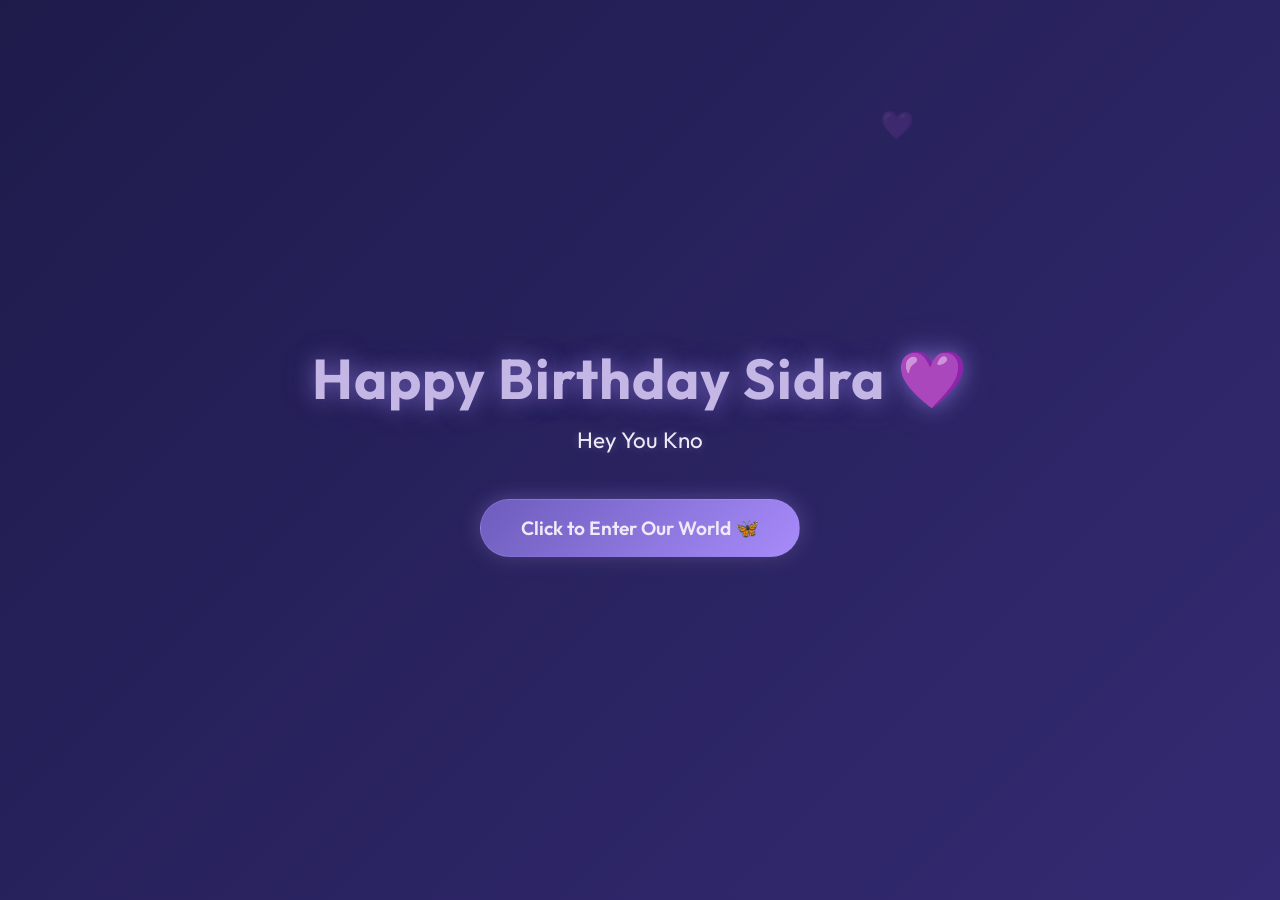
<file: index.html>
<!DOCTYPE html>
<html lang="en">
<head>
    <meta charset="UTF-8">
    <meta name="viewport" content="width=device-width, initial-scale=1.0">
    <title>Happy Birthday</title>
    <script src="https://cdnjs.cloudflare.com/ajax/libs/gsap/3.12.2/gsap.min.js"></script>
    <link rel="stylesheet" href="style.css">
</head>
<body>
    <div class="container">
        <h1>Happy Birthday Sidra 💜</h1>
        <div class="greeting"></div>
        <button class="cta-button">Click to Enter Our World 🦋</button>
    </div>

    <script src="script.js"></script>
</body>
</html>
</file>
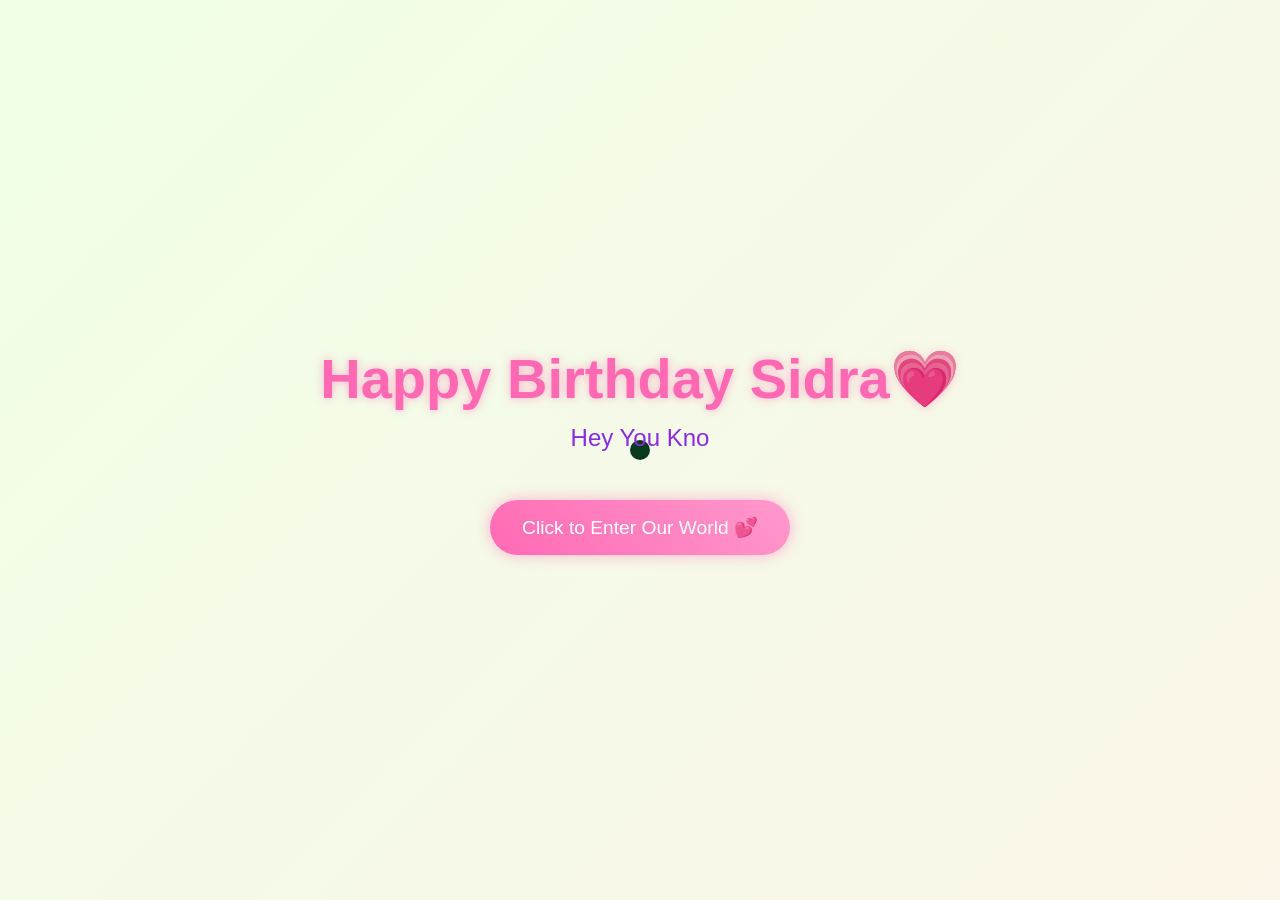
<file: HappyBirthdayGF-main/index.html>
<!DOCTYPE html>
<html lang="en">
<head>
    <meta charset="UTF-8">
    <meta name="viewport" content="width=device-width, initial-scale=1.0">
    <title>Happy Birthday</title>
    <script src="https://cdnjs.cloudflare.com/ajax/libs/gsap/3.12.2/gsap.min.js"></script>
    <link rel="stylesheet" href="style.css">
    
</head>
<body>
    <div class="cursor"></div>
    <div class="container">
        <h1>Happy Birthday Sidra💗</h1>
        <div class="greeting"></div>
        <button class="cta-button">Click to Enter Our World 💕</button>
    </div>

    <script src="script.js">
        
    </script>
</body>
</html>
</file>
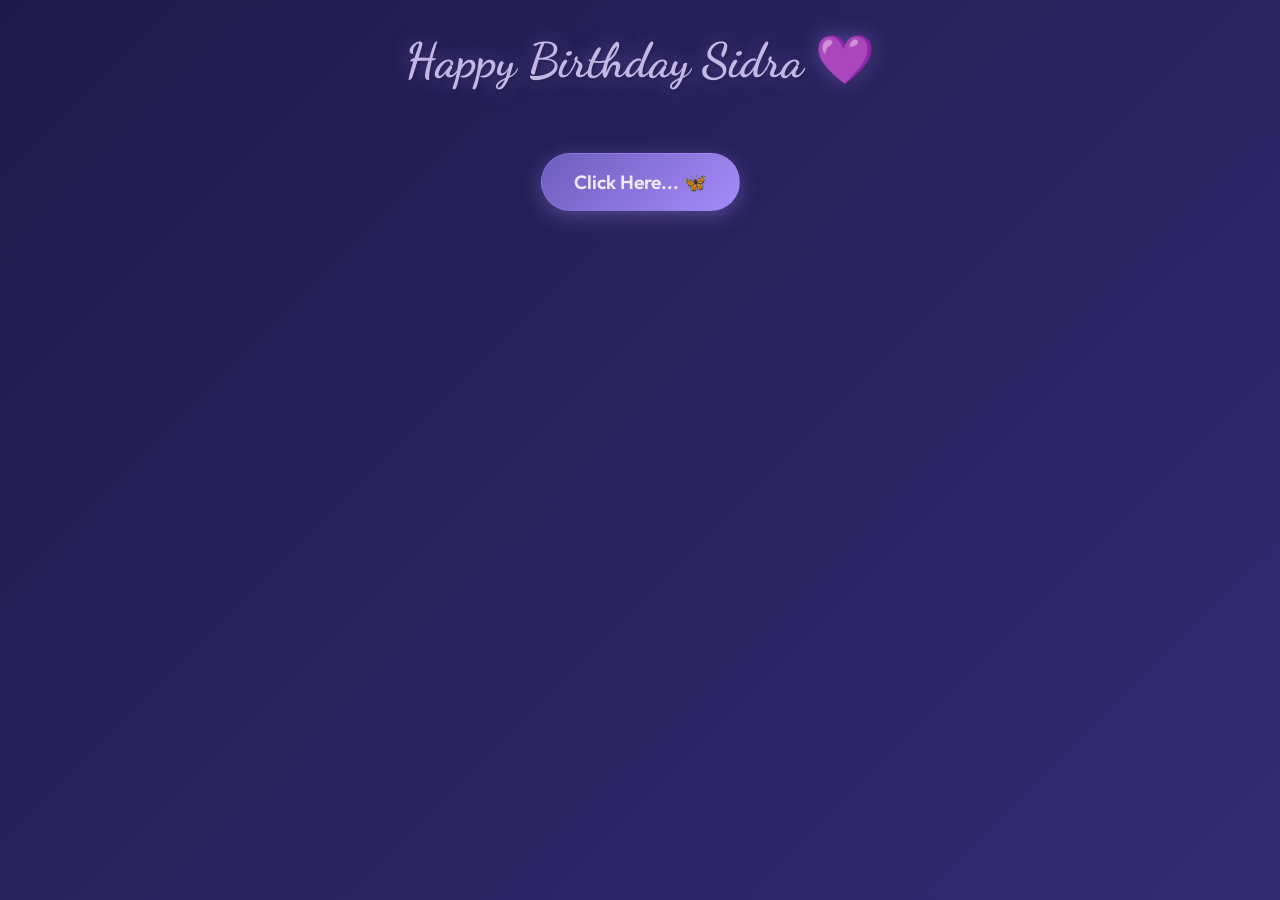
<file: cause.html>
<!DOCTYPE html>
<html lang="en">
<head>
    <meta charset="UTF-8">
    <meta name="viewport" content="width=device-width, initial-scale=1.0">
    <title>Why You're My Best Friend! 💜</title>
    <script src="https://cdnjs.cloudflare.com/ajax/libs/gsap/3.12.2/gsap.min.js"></script>
    <link rel="stylesheet" href="./cause.css">
</head>
<body>
    <div class="container">
        <h1>Happy Birthday Sidra 💜</h1>
        
        <div id="reasons-container"></div>
        
        <button class="shuffle-button">Click Here... 🦋</button>
        <div class="reason-counter"></div>

        <div class="ending-section">
            <div class="teddy-hug">
                <img src="./d4.gif" alt="Teddy Hug">
            </div>
            <div class="ending-text">You're the BESTEST ! 💜</div>
        </div>
    </div>

    <script src="cause.js"></script>
</body>
</html>
</file>
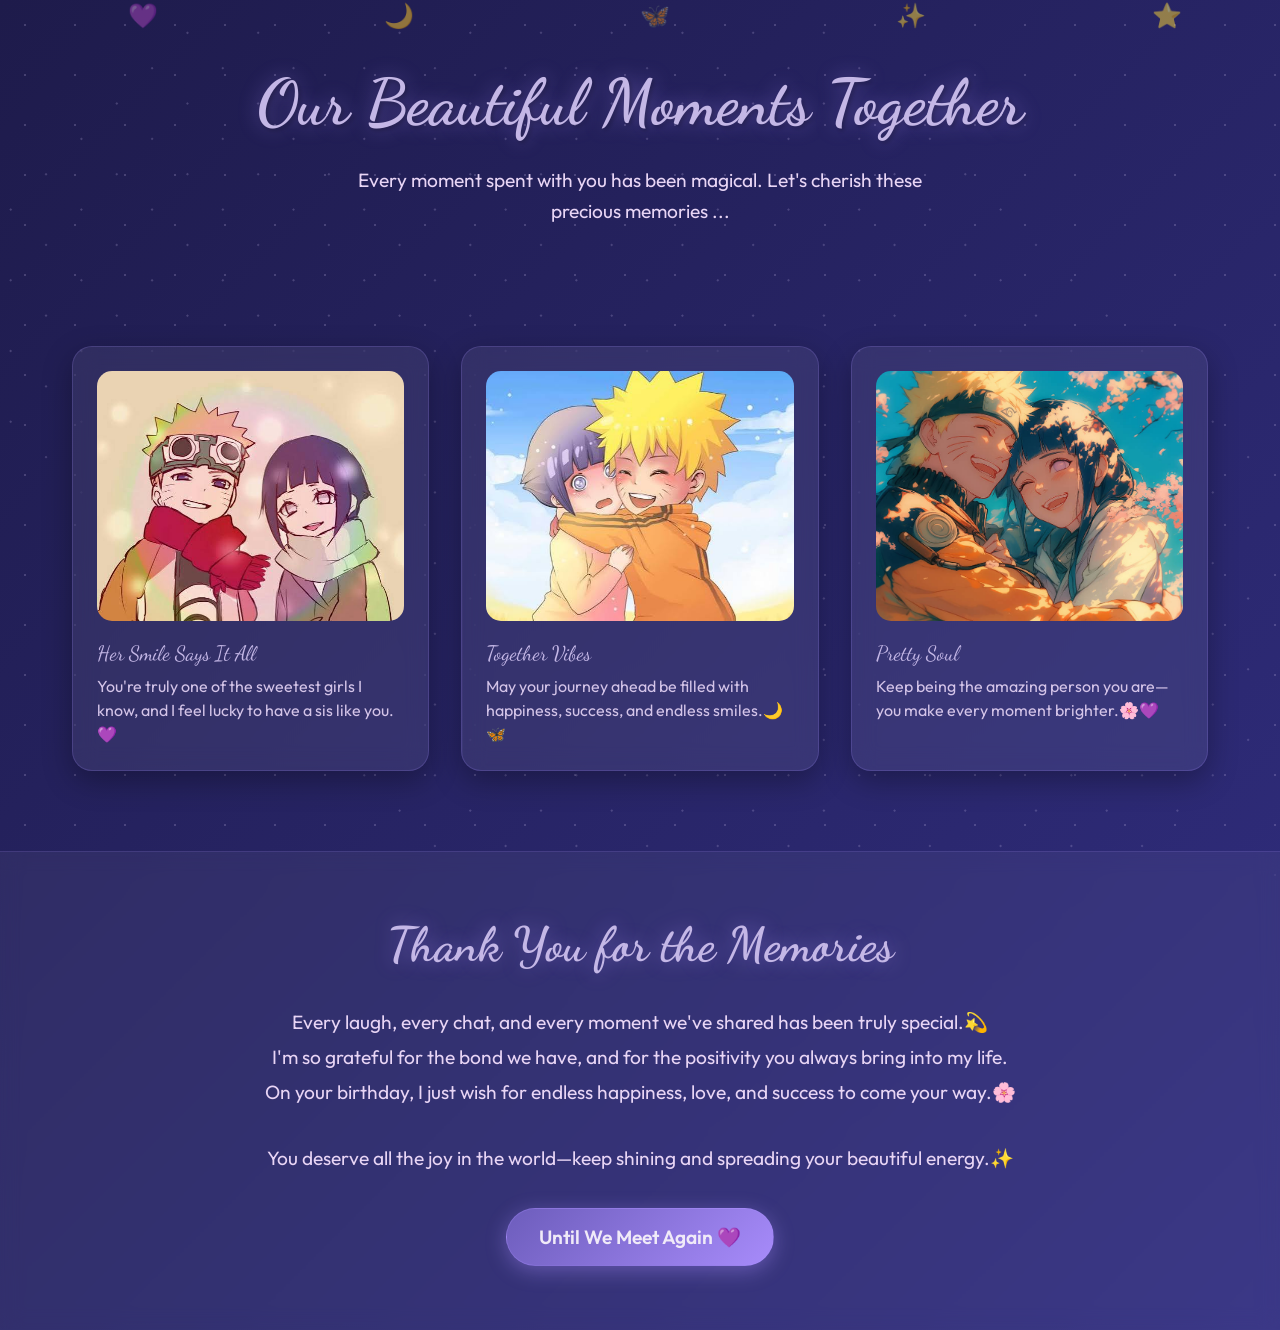
<file: last.html>
<!DOCTYPE html>
<html lang="en">

<head>
    <meta charset="UTF-8">
    <meta name="viewport" content="width=device-width, initial-scale=1.0">
    <title>Our Beautiful Memories ✨</title>
    <style>
        @import url('https://fonts.googleapis.com/css2?family=Dancing+Script:wght@700&family=Outfit:wght@300;400;500;600&display=swap');

        * {
            margin: 0;
            padding: 0;
            box-sizing: border-box;
        }

        body {
            min-height: 100vh;
            background: linear-gradient(135deg,
                    #1e1b4b 0%,
                    #312e81 25%,
                    #3b2f80 50%,
                    #312e81 75%,
                    #1e1b4b 100%);
            background-size: 400% 400%;
            animation: gradientFlow 15s ease infinite;
            font-family: 'Outfit', sans-serif;
            overflow-x: hidden;
            color: #f0eaf8;
        }

        @keyframes gradientFlow {
            0% {
                background-position: 0% 50%;
            }

            50% {
                background-position: 100% 50%;
            }

            100% {
                background-position: 0% 50%;
            }
        }

        /* Enhanced Sparkle Effect */
        .magic-sparkles {
            position: fixed;
            top: 0;
            left: 0;
            width: 100%;
            height: 100%;
            pointer-events: none;
            z-index: 1;
        }

        .sparkle {
            position: absolute;
            width: 6px;
            height: 6px;
            border-radius: 50%;
            background-color: #c4b7e6;
            animation: twinkle var(--duration, 4s) ease-in-out infinite;
            opacity: 0;
        }

        @keyframes twinkle {

            0%,
            100% {
                opacity: 0;
                transform: scale(0.5);
            }

            50% {
                opacity: 0.8;
                transform: scale(1);
            }
        }

        /* Generate sparkles with different positions and animations */
        .magic-sparkles::before,
        .magic-sparkles::after {
            content: '';
            position: absolute;
            width: 100%;
            height: 100%;
            background-image: radial-gradient(circle, rgba(196, 183, 230, 0.6) 1px, transparent 1px);
            background-size: 50px 50px;
            animation: sparkleLayer 8s linear infinite;
            opacity: 0.4;
        }

        .magic-sparkles::after {
            animation-delay: -4s;
            transform: rotate(45deg);
        }

        @keyframes sparkleLayer {
            0% {
                transform: translateY(0);
            }

            100% {
                transform: translateY(-50px);
            }
        }

        /* Floating Hearts — Hinata themed */
        .floating-hearts {
            position: fixed;
            width: 100%;
            height: 100%;
            pointer-events: none;
            z-index: 2;
        }

        .heart {
            position: absolute;
            font-size: 1.5rem;
            color: rgba(167, 139, 250, 0.5);
            animation: floatHeart var(--float-duration, 6s) ease-in-out infinite;
            animation-delay: var(--delay, 0s);
        }

        @keyframes floatHeart {
            0% {
                transform: translate(0, 100vh) rotate(0deg);
            }

            100% {
                transform: translate(var(--translate-x, 0), -100vh) rotate(360deg);
            }
        }

        /* Welcome Section */
        .welcome {
            text-align: center;
            padding: 4rem 2rem;
            position: relative;
            z-index: 3;
        }

        .welcome h1 {
            font-family: 'Dancing Script', cursive;
            font-size: 4rem;
            color: #c4b7e6;
            text-shadow: 0 0 20px rgba(167, 139, 250, 0.4), 2px 2px 4px rgba(0, 0, 0, 0.3);
            animation: fadeInScale 2s ease;
        }

        .welcome p {
            font-size: 1.2rem;
            max-width: 600px;
            margin: 1.5rem auto;
            line-height: 1.6;
            animation: fadeIn 2s ease 0.5s both;
            color: #e8d5f5;
        }

        /* Enhanced Memory Cards */
        .memory-container {
            max-width: 1200px;
            margin: 0 auto;
            padding: 2rem;
            display: grid;
            grid-template-columns: repeat(auto-fit, minmax(300px, 1fr));
            gap: 2rem;
            z-index: 3;
            position: relative;
        }

        .memory-card {
            background: rgba(255, 255, 255, 0.07);
            backdrop-filter: blur(12px);
            border: 1px solid rgba(167, 139, 250, 0.2);
            border-radius: 20px;
            padding: 1.5rem;
            box-shadow: 0 10px 30px rgba(0, 0, 0, 0.3);
            transition: all 0.5s cubic-bezier(0.4, 0, 0.2, 1);
            position: relative;
            overflow: hidden;
        }

        .memory-card:hover {
            transform: translateY(-10px) scale(1.02);
            box-shadow: 0 15px 40px rgba(167, 139, 250, 0.2);
            border-color: rgba(167, 139, 250, 0.4);
        }

        .memory-card::before {
            content: '';
            position: absolute;
            top: 0;
            left: 0;
            width: 100%;
            height: 100%;
            background: linear-gradient(45deg, transparent, rgba(167, 139, 250, 0.1), transparent);
            transform: translateX(-100%);
            transition: 0.5s;
        }

        .memory-card:hover::before {
            transform: translateX(100%);
        }

        .memory-img {
            width: 100%;
            height: 250px;
            object-fit: cover;
            border-radius: 15px;
            margin-bottom: 1rem;
            transition: transform 0.5s ease;
        }

        .memory-card:hover .memory-img {
            transform: scale(1.05);
        }

        .memory-date {
            font-family: 'Dancing Script', cursive;
            color: #c4b7e6;
            font-size: 1.3rem;
            margin-bottom: 0.5rem;
        }

        .memory-caption {
            font-size: 1rem;
            line-height: 1.5;
            color: #d4c4e8;
        }

        /* Final Message Section */
        .final-message {
            text-align: center;
            padding: 4rem 2rem;
            background: rgba(255, 255, 255, 0.05);
            backdrop-filter: blur(10px);
            margin-top: 3rem;
            position: relative;
            z-index: 3;
            border-top: 1px solid rgba(167, 139, 250, 0.15);
        }

        .final-message h2 {
            font-family: 'Dancing Script', cursive;
            font-size: 3rem;
            color: #c4b7e6;
            margin-bottom: 2rem;
            animation: heartbeat 2s infinite;
            text-shadow: 0 0 20px rgba(167, 139, 250, 0.4);
        }

        @keyframes heartbeat {

            0%,
            100% {
                transform: scale(1);
            }

            50% {
                transform: scale(1.1);
            }
        }

        .final-message p {
            font-size: 1.2rem;
            max-width: 800px;
            margin: 0 auto 2rem;
            line-height: 1.8;
            color: #e8d5f5;
        }

        .goodbye-btn {
            display: inline-block;
            padding: 1rem 2rem;
            font-size: 1.2rem;
            font-family: 'Outfit', sans-serif;
            font-weight: 600;
            background: linear-gradient(135deg, #6d5dbc, #a78bfa);
            color: #f0eaf8;
            border: 1px solid rgba(167, 139, 250, 0.3);
            border-radius: 50px;
            cursor: pointer;
            text-decoration: none;
            transition: all 0.3s ease;
            box-shadow: 0 5px 20px rgba(167, 139, 250, 0.4);
            animation: float 3s infinite ease-in-out;
        }

        .goodbye-btn:hover {
            transform: translateY(-5px);
            box-shadow: 0 8px 30px rgba(167, 139, 250, 0.6);
        }

        @keyframes float {

            0%,
            100% {
                transform: translateY(0);
            }

            50% {
                transform: translateY(-10px);
            }
        }

        /* Animations */
        @keyframes fadeInScale {
            0% {
                opacity: 0;
                transform: scale(0.8);
            }

            100% {
                opacity: 1;
                transform: scale(1);
            }
        }

        @keyframes fadeIn {
            0% {
                opacity: 0;
            }

            100% {
                opacity: 1;
            }
        }

        /* Custom Scrollbar */
        ::-webkit-scrollbar {
            width: 10px;
        }

        ::-webkit-scrollbar-track {
            background: rgba(30, 27, 75, 0.5);
        }

        ::-webkit-scrollbar-thumb {
            background: linear-gradient(180deg, #6d5dbc, #a78bfa);
            border-radius: 5px;
        }

        /* ── Responsive Design ── */
        @media (max-width: 768px) {
            .welcome h1 {
                font-size: 2.5rem;
            }

            .welcome p {
                font-size: 1rem;
            }

            .memory-container {
                grid-template-columns: 1fr;
                padding: 1rem;
            }

            .memory-img {
                height: 200px;
            }

            .final-message h2 {
                font-size: 2rem;
            }

            .final-message p {
                font-size: 1rem;
                line-height: 1.6;
            }

            .goodbye-btn {
                font-size: 1rem;
                padding: 0.85rem 1.8rem;
            }
        }

        @media (max-width: 480px) {
            .welcome {
                padding: 2.5rem 1rem;
            }

            .welcome h1 {
                font-size: 2rem;
            }

            .welcome p {
                font-size: 0.95rem;
            }

            .memory-card {
                padding: 1rem;
            }

            .memory-img {
                height: 180px;
            }

            .memory-date {
                font-size: 1.1rem;
            }

            .memory-caption {
                font-size: 0.9rem;
            }

            .final-message {
                padding: 2.5rem 1rem;
            }

            .final-message h2 {
                font-size: 1.7rem;
            }

            .final-message p {
                font-size: 0.95rem;
            }
        }
    </style>
</head>

<body>
    <div class="magic-sparkles"></div>
    <div class="floating-hearts">
        <!-- Hearts spread across viewport -->
        <div class="heart" style="left: 10%; --float-duration: 6s; --delay: 0s; --translate-x: 20px;">💜</div>
        <div class="heart" style="left: 30%; --float-duration: 8s; --delay: 1s; --translate-x: -30px;">🌙</div>
        <div class="heart" style="left: 50%; --float-duration: 7s; --delay: 2s; --translate-x: 40px;">🦋</div>
        <div class="heart" style="left: 70%; --float-duration: 9s; --delay: 3s; --translate-x: -20px;">✨</div>
        <div class="heart" style="left: 90%; --float-duration: 5s; --delay: 4s; --translate-x: 30px;">⭐</div>
    </div>

    <section class="welcome">
        <h1>Our Beautiful Moments Together</h1>
        <p>Every moment spent with you has been magical. Let's cherish these precious memories ...</p>
    </section>

    <div class="memory-container">
        <div class="memory-card">
            <img src="./d1.jpg" alt="First Date" class="memory-img">
            <div class="memory-date">Her Smile Says It All</div>
            <div class="memory-caption">You're truly one of the sweetest girls I know, and I feel lucky to have a sis
                like you.💜</div>
        </div>
        <div class="memory-card">
            <img src="./d2.jpg" alt="Beach Day" class="memory-img">
            <div class="memory-date">Together Vibes</div>
            <div class="memory-caption">May your journey ahead be filled with happiness, success, and endless
                smiles.🌙🦋</div>
        </div>
        <div class="memory-card">
            <img src="./d3.jpg" alt="Movie Night" class="memory-img">
            <div class="memory-date">Pretty Soul</div>
            <div class="memory-caption">Keep being the amazing person you are—you make every moment brighter.🌸💜</div>
        </div>

    </div>

    <section class="final-message">
        <h2>Thank You for the Memories</h2>
        <p>Every laugh, every chat, and every moment we've shared has been truly special.💫<br>
            I'm so grateful for the bond we have, and for the positivity you always bring into my life.<br>
            On your birthday, I just wish for endless happiness, love, and success to come your way.🌸</p>
        <p>You deserve all the joy in the world—keep shining and spreading your beautiful energy.✨</p>
        <a href="#" class="goodbye-btn">Until We Meet Again 💜</a>
    </section>
</body>

</html>
</file>
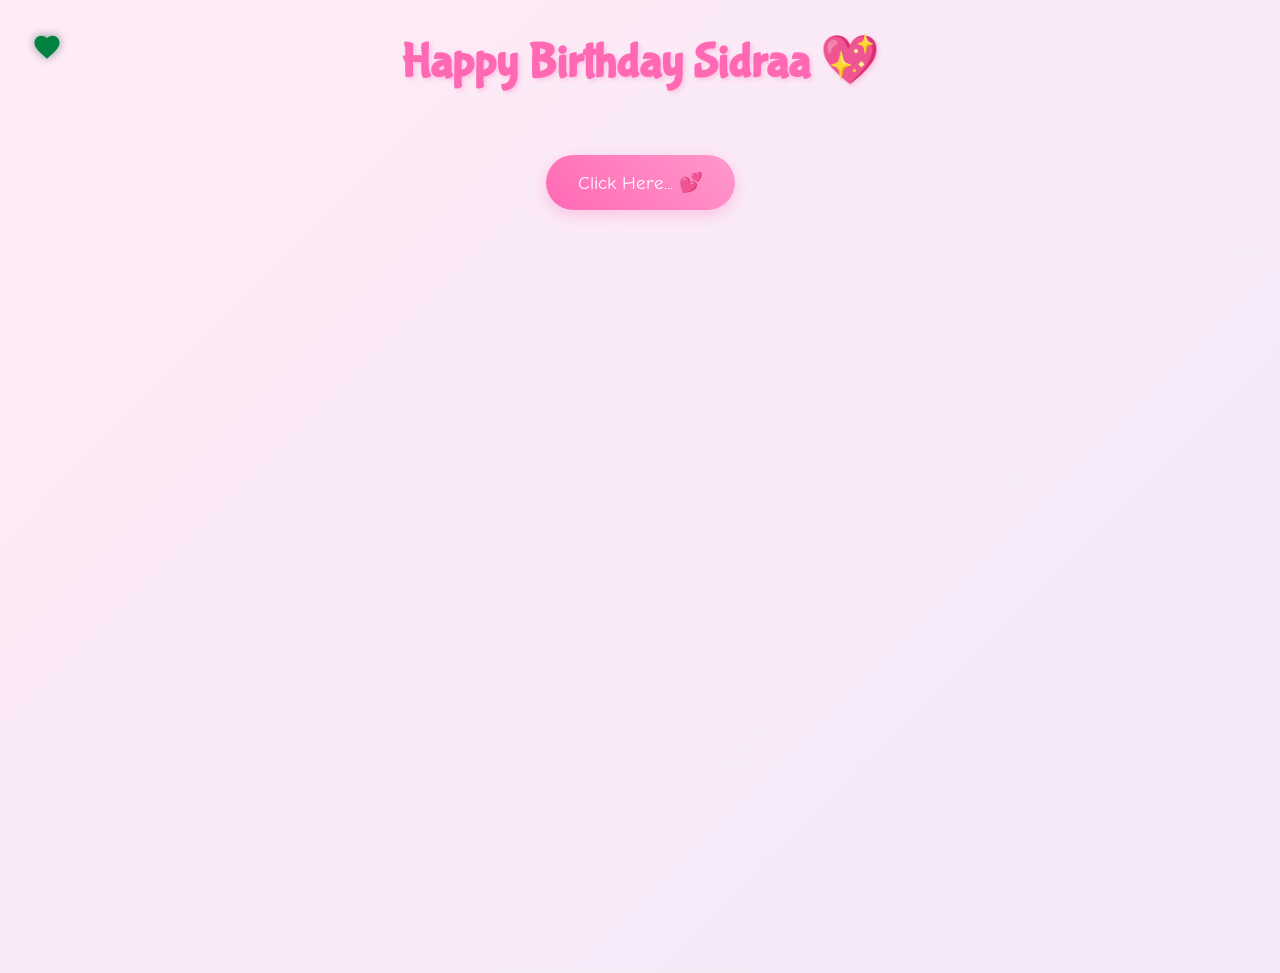
<file: HappyBirthdayGF-main/cause.html>
<!DOCTYPE html>
<html lang="en">
<head>
    <meta charset="UTF-8">
    <meta name="viewport" content="width=device-width, initial-scale=1.0">
    <title>Why You're My Best Friend! 💖</title>
    <script src="https://cdnjs.cloudflare.com/ajax/libs/gsap/3.12.2/gsap.min.js"></script>
    <link rel="stylesheet" href="./cause.css">
    <style>
       
    </style>
</head>
<body>
    <div class="custom-cursor">
        <svg viewBox="0 0 24 24">
            <path fill="#ff69b4" d="M12 21.35l-1.45-1.32C5.4 15.36 2 12.28 2 8.5 2 5.42 4.42 3 7.5 3c1.74 0 3.41.81 4.5 2.09C13.09 3.81 14.76 3 16.5 3 19.58 3 22 5.42 22 8.5c0 3.78-3.4 6.86-8.55 11.54L12 21.35z"/>
        </svg>
    </div>

    <div class="container">
        <h1>Happy Birthday Sidraa 💖</h1>
        
        <div id="reasons-container"></div>
        
        <button class="shuffle-button">Click Here... 💕</button>
        <div class="reason-counter"></div>

        <div class="ending-section">
            <div class="teddy-hug">
                <img src="./d1.jpg" alt="Teddy Hug">
            </div>
            <div class="ending-text">You're the BESTEST ! 💖</div>
        </div>
    </div>

    <script src="cause.js">
       
    </script>
</body>
</html>
</file>
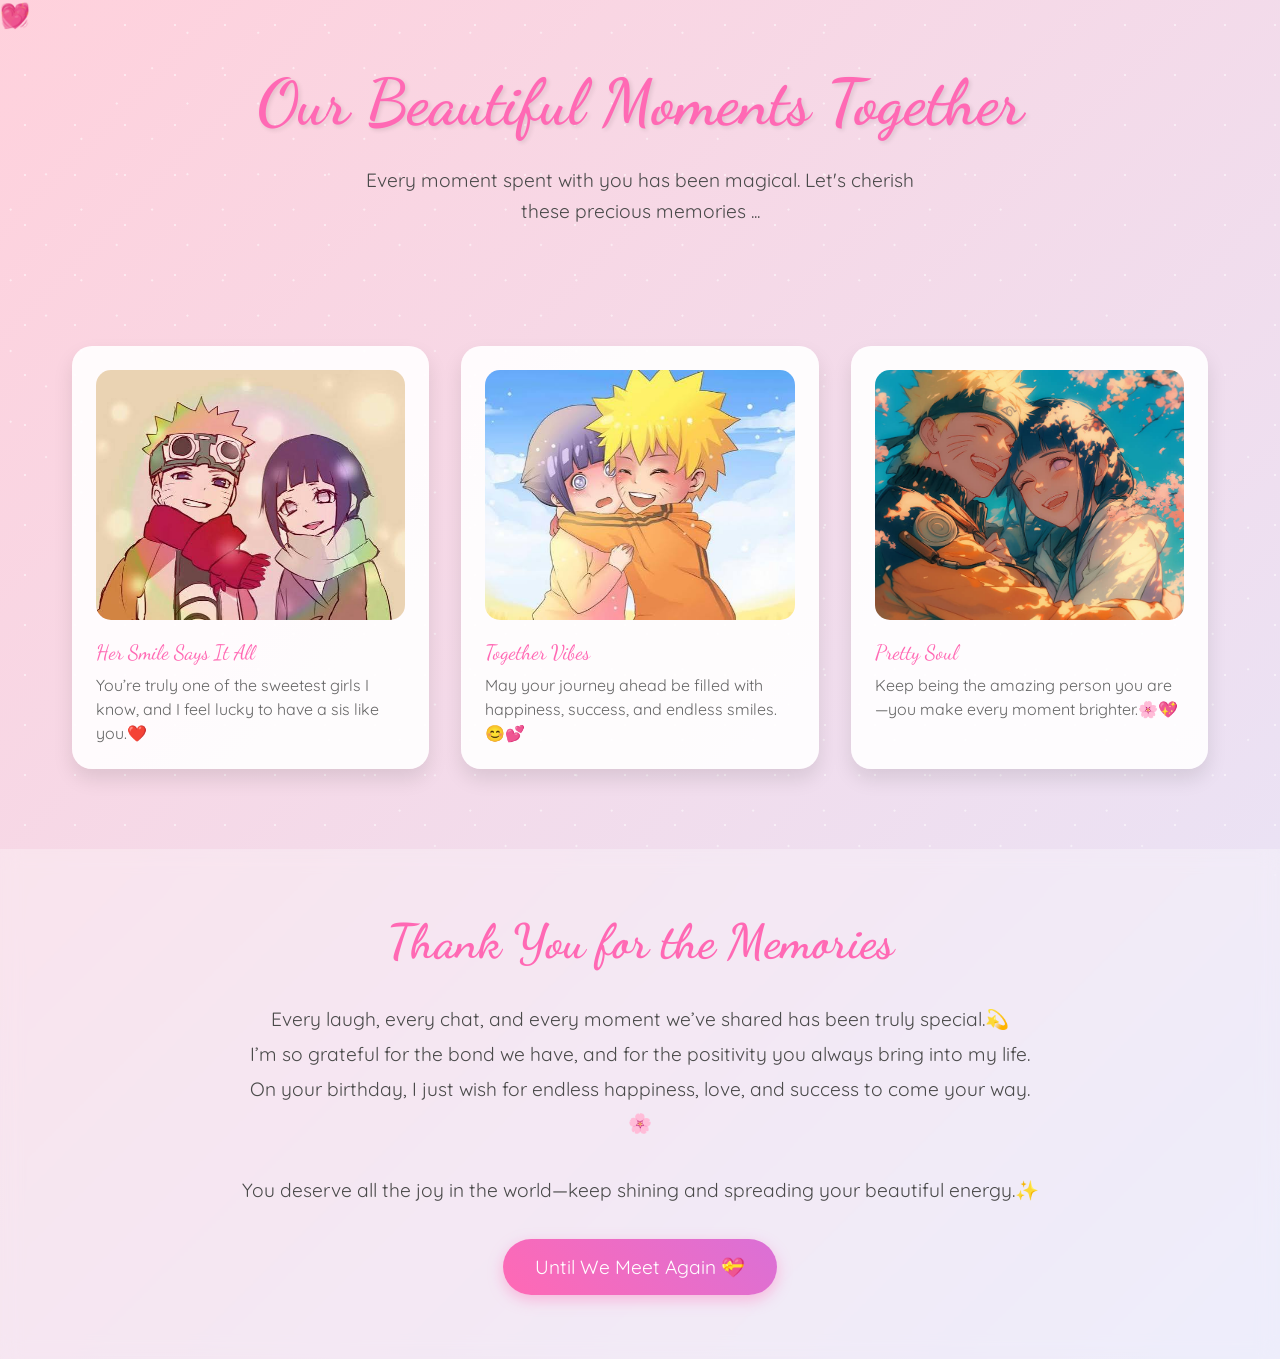
<file: HappyBirthdayGF-main/last.html>
<!DOCTYPE html>
<html lang="en">

<head>
    <meta charset="UTF-8">
    <meta name="viewport" content="width=device-width, initial-scale=1.0">
    <title>Our Beautiful Memories ✨</title>
    <style>
        @import url('https://fonts.googleapis.com/css2?family=Dancing+Script:wght@700&family=Quicksand:wght@300;400;500;600&display=swap');

        * {
            margin: 0;
            padding: 0;
            box-sizing: border-box;
        }

        body {
            min-height: 100vh;
            background: linear-gradient(135deg,
                    #ffd1dc 0%,
                    #e6e6fa 25%,
                    #ffefd5 50%,
                    #e6e6fa 75%,
                    #ffd1dc 100%);
            background-size: 400% 400%;
            animation: gradientFlow 15s ease infinite;
            font-family: 'Quicksand', sans-serif;
            overflow-x: hidden;
            color: #4a4a4a;
        }

        @keyframes gradientFlow {
            0% {
                background-position: 0% 50%;
            }

            50% {
                background-position: 100% 50%;
            }

            100% {
                background-position: 0% 50%;
            }
        }

        /* Enhanced Sparkle Effect */
        .magic-sparkles {
            position: fixed;
            top: 0;
            left: 0;
            width: 100%;
            height: 100%;
            pointer-events: none;
            z-index: 1;
        }

        .sparkle {
            position: absolute;
            width: 6px;
            height: 6px;
            border-radius: 50%;
            background-color: white;
            animation: twinkle var(--duration, 4s) ease-in-out infinite;
            opacity: 0;
        }

        @keyframes twinkle {

            0%,
            100% {
                opacity: 0;
                transform: scale(0.5);
            }

            50% {
                opacity: 0.8;
                transform: scale(1);
            }
        }

        /* Generate 50 sparkles with different positions and animations */
        .magic-sparkles::before,
        .magic-sparkles::after {
            content: '';
            position: absolute;
            width: 100%;
            height: 100%;
            background-image: radial-gradient(circle, white 1px, transparent 1px);
            background-size: 50px 50px;
            animation: sparkleLayer 8s linear infinite;
            opacity: 0.5;
        }

        .magic-sparkles::after {
            animation-delay: -4s;
            transform: rotate(45deg);
        }

        @keyframes sparkleLayer {
            0% {
                transform: translateY(0);
            }

            100% {
                transform: translateY(-50px);
            }
        }

        /* Floating Hearts */
        .floating-hearts {
            position: fixed;
            width: 100%;
            height: 100%;
            pointer-events: none;
            z-index: 2;
        }

        .heart {
            position: absolute;
            font-size: 1.5rem;
            color: rgba(255, 105, 180, 0.6);
            animation: floatHeart var(--float-duration, 6s) ease-in-out infinite;
            animation-delay: var(--delay, 0s);
        }

        @keyframes floatHeart {
            0% {
                transform: translate(0, 100vh) rotate(0deg);
            }

            100% {
                transform: translate(var(--translate-x, 0), -100vh) rotate(360deg);
            }
        }

        /* Welcome Section */
        .welcome {
            text-align: center;
            padding: 4rem 2rem;
            position: relative;
            z-index: 3;
        }

        .welcome h1 {
            font-family: 'Dancing Script', cursive;
            font-size: 4rem;
            color: #ff69b4;
            text-shadow: 2px 2px 4px rgba(0, 0, 0, 0.1);
            animation: fadeInScale 2s ease;
        }

        .welcome p {
            font-size: 1.2rem;
            max-width: 600px;
            margin: 1.5rem auto;
            line-height: 1.6;
            animation: fadeIn 2s ease 0.5s both;
        }

        /* Enhanced Memory Cards */
        .memory-container {
            max-width: 1200px;
            margin: 0 auto;
            padding: 2rem;
            display: grid;
            grid-template-columns: repeat(auto-fit, minmax(300px, 1fr));
            gap: 2rem;
            z-index: 3;
            position: relative;
        }

        .memory-card {
            background: rgba(255, 255, 255, 0.9);
            border-radius: 20px;
            padding: 1.5rem;
            box-shadow: 0 10px 20px rgba(0, 0, 0, 0.1);
            transition: all 0.5s cubic-bezier(0.4, 0, 0.2, 1);
            position: relative;
            overflow: hidden;
        }

        .memory-card:hover {
            transform: translateY(-10px) scale(1.02);
            box-shadow: 0 15px 30px rgba(0, 0, 0, 0.15);
        }

        .memory-card::before {
            content: '';
            position: absolute;
            top: 0;
            left: 0;
            width: 100%;
            height: 100%;
            background: linear-gradient(45deg, transparent, rgba(255, 255, 255, 0.4), transparent);
            transform: translateX(-100%);
            transition: 0.5s;
        }

        .memory-card:hover::before {
            transform: translateX(100%);
        }

        .memory-img {
            width: 100%;
            height: 250px;
            object-fit: cover;
            border-radius: 15px;
            margin-bottom: 1rem;
            transition: transform 0.5s ease;
        }

        .memory-card:hover .memory-img {
            transform: scale(1.05);
        }

        .memory-date {
            font-family: 'Dancing Script', cursive;
            color: #ff69b4;
            font-size: 1.3rem;
            margin-bottom: 0.5rem;
        }

        .memory-caption {
            font-size: 1rem;
            line-height: 1.5;
            color: #666;
        }

        /* Final Message Section */
        .final-message {
            text-align: center;
            padding: 4rem 2rem;
            background: rgba(255, 255, 255, 0.3);
            backdrop-filter: blur(10px);
            margin-top: 3rem;
            position: relative;
            z-index: 3;
        }

        .final-message h2 {
            font-family: 'Dancing Script', cursive;
            font-size: 3rem;
            color: #ff69b4;
            margin-bottom: 2rem;
            animation: heartbeat 2s infinite;
        }

        @keyframes heartbeat {

            0%,
            100% {
                transform: scale(1);
            }

            50% {
                transform: scale(1.1);
            }
        }

        .final-message p {
            font-size: 1.2rem;
            max-width: 800px;
            margin: 0 auto 2rem;
            line-height: 1.8;
        }

        .goodbye-btn {
            display: inline-block;
            padding: 1rem 2rem;
            font-size: 1.2rem;
            background: linear-gradient(45deg, #ff69b4, #da70d6);
            color: white;
            border: none;
            border-radius: 50px;
            cursor: pointer;
            text-decoration: none;
            transition: all 0.3s ease;
            box-shadow: 0 5px 15px rgba(255, 105, 180, 0.4);
            animation: float 3s infinite ease-in-out;
        }

        .goodbye-btn:hover {
            transform: translateY(-5px);
            box-shadow: 0 8px 20px rgba(255, 105, 180, 0.6);
        }

        @keyframes float {

            0%,
            100% {
                transform: translateY(0);
            }

            50% {
                transform: translateY(-10px);
            }
        }

        /* Animations */
        @keyframes fadeInScale {
            0% {
                opacity: 0;
                transform: scale(0.8);
            }

            100% {
                opacity: 1;
                transform: scale(1);
            }
        }

        @keyframes fadeIn {
            0% {
                opacity: 0;
            }

            100% {
                opacity: 1;
            }
        }

        /* Generate Hearts */
        .js-generate-hearts {
            position: fixed;
            width: 100%;
            height: 100%;
            pointer-events: none;
            z-index: 2;
        }

        /* Custom Scrollbar */
        ::-webkit-scrollbar {
            width: 12px;
        }

        ::-webkit-scrollbar-track {
            background: rgba(255, 255, 255, 0.4);
        }

        ::-webkit-scrollbar-thumb {
            background: linear-gradient(45deg, #ff69b4, #da70d6);
            border-radius: 6px;
        }

        /* Responsive Design */
        @media (max-width: 768px) {
            .welcome h1 {
                font-size: 3rem;
            }

            .memory-container {
                grid-template-columns: 1fr;
            }

            .final-message h2 {
                font-size: 2.5rem;
            }
        }
    </style>
</head>

<body>
    <div class="magic-sparkles"></div>
    <div class="floating-hearts">
        <!-- Hearts will be generated via CSS -->
        <div class="heart" style="--float-duration: 6s; --delay: 0s; --translate-x: 20px;">💝</div>
        <div class="heart" style="--float-duration: 8s; --delay: 1s; --translate-x: -30px;">💖</div>
        <div class="heart" style="--float-duration: 7s; --delay: 2s; --translate-x: 40px;">💗</div>
        <div class="heart" style="--float-duration: 9s; --delay: 3s; --translate-x: -20px;">💓</div>
        <div class="heart" style="--float-duration: 5s; --delay: 4s; --translate-x: 30px;">💕</div>
    </div>

    <section class="welcome">
        <h1>Our Beautiful Moments Together</h1>
        <p>Every moment spent with you has been magical. Let's cherish these precious memories ...</p>
    </section>

    <div class="memory-container">
        <div class="memory-card">
            <img src="./d1.jpg" alt="First Date" class="memory-img">
            <div class="memory-date">Her Smile Says It All</div>
            <div class="memory-caption">You’re truly one of the sweetest girls I know, and I feel lucky to have a sis
                like you.❤️</div>
        </div>
        <div class="memory-card">
            <img src="./d2.jpg" alt="Beach Day" class="memory-img">
            <div class="memory-date">Together Vibes</div>
            <div class="memory-caption">May your journey ahead be filled with happiness, success, and endless
                smiles.😊💕</div>
        </div>
        <div class="memory-card">
            <img src="./d3.jpg" alt="Movie Night" class="memory-img">
            <div class="memory-date">Pretty Soul</div>
            <div class="memory-caption">Keep being the amazing person you are—you make every moment brighter.🌸💖</div>
        </div>

    </div>

    <section class="final-message">
        <h2>Thank You for the Memories</h2>
        <p>Every laugh, every chat, and every moment we’ve shared has been truly special.💫<br>
            I’m so grateful for the bond we have, and for the positivity you always bring into my life.<br>
            On your birthday, I just wish for endless happiness, love, and success to come your way.🌸</p>
        <p>You deserve all the joy in the world—keep shining and spreading your beautiful energy.✨</p>
        <a href="#" class="goodbye-btn">Until We Meet Again 💝</a>
    </section>
</body>

</html>
</file>
<file: style.css>
@import url('https://fonts.googleapis.com/css2?family=Outfit:wght@300;400;500;600;700&display=swap');

* {
    margin: 0;
    padding: 0;
    box-sizing: border-box;
}

body {
    min-height: 100vh;
    display: flex;
    flex-direction: column;
    align-items: center;
    justify-content: center;
    background: linear-gradient(-45deg, #1e1b4b, #312e81, #3b2f80, #1e1b4b);
    background-size: 400% 400%;
    animation: gradientBG 15s ease infinite;
    font-family: 'Outfit', sans-serif;
    overflow: hidden;
    position: relative;
}

.container {
    text-align: center;
    z-index: 1;
    padding: 1.5rem;
}

h1 {
    font-size: 3.5rem;
    font-weight: 700;
    color: #c4b7e6;
    text-shadow: 0 0 20px rgba(167, 139, 250, 0.5), 0 0 40px rgba(167, 139, 250, 0.2);
    margin-bottom: 2rem;
    opacity: 0;
    letter-spacing: 1px;
}

.greeting {
    font-size: 1.4rem;
    font-weight: 400;
    color: #f0eaf8;
    margin-bottom: 3rem;
    min-height: 2em;
    text-shadow: 0 0 10px rgba(196, 183, 230, 0.3);
}

.cta-button {
    padding: 1rem 2.5rem;
    font-size: 1.2rem;
    font-family: 'Outfit', sans-serif;
    font-weight: 600;
    background: linear-gradient(135deg, #6d5dbc, #a78bfa);
    border: 1px solid rgba(167, 139, 250, 0.3);
    border-radius: 50px;
    color: #f0eaf8;
    cursor: pointer;
    box-shadow: 0 0 20px rgba(167, 139, 250, 0.4), 0 4px 15px rgba(0, 0, 0, 0.3);
    transition: transform 0.3s, box-shadow 0.3s;
    opacity: 0;
    backdrop-filter: blur(4px);
}

.cta-button:hover {
    transform: scale(1.1);
    box-shadow: 0 0 35px rgba(167, 139, 250, 0.6), 0 6px 20px rgba(0, 0, 0, 0.3);
}

.floating {
    position: absolute;
    pointer-events: none;
    opacity: 0;
}

@keyframes gradientBG {
    0% { background-position: 0% 50%; }
    50% { background-position: 100% 50%; }
    100% { background-position: 0% 50%; }
}

/* ── Mobile Responsive ── */
@media (max-width: 768px) {
    h1 {
        font-size: 2rem;
        padding: 0 0.5rem;
    }
    .greeting {
        font-size: 1.1rem;
        padding: 0 1rem;
    }
    .cta-button {
        font-size: 1rem;
        padding: 0.9rem 2rem;
    }
}

@media (max-width: 480px) {
    h1 {
        font-size: 1.6rem;
    }
    .greeting {
        font-size: 1rem;
    }
    .cta-button {
        font-size: 0.95rem;
        padding: 0.85rem 1.8rem;
    }
}
</file>
<file: HappyBirthdayGF-main/style.css>
* {
    margin: 0;
    padding: 0;
    box-sizing: border-box;
    cursor: none;
}

body {
    min-height: 100vh;
    display: flex;
    flex-direction: column;
    align-items: center;
    justify-content: center;
    background: linear-gradient(-45deg, #fee9f7, #e8f5fe, #fef2e8, #f0ffe8);
    background-size: 400% 400%;
    animation: gradientBG 15s ease infinite;
    font-family: 'Arial Rounded MT Bold', Arial, sans-serif;
    overflow: hidden;
    position: relative;
}

.cursor {
    width: 20px;
    height: 20px;
    background: pink;
    border-radius: 50%;
    position: fixed;
    pointer-events: none;
    mix-blend-mode: difference;
    transition: transform 0.2s;
}

.container {
    text-align: center;
    z-index: 1;
}

h1 {
    font-size: 3.5rem;
    color: #ff69b4;
    text-shadow: 0 0 10px rgba(255, 105, 180, 0.5);
    margin-bottom: 2rem;
    opacity: 0;
}

.greeting {
    font-size: 1.5rem;
    color: #8a2be2;
    margin-bottom: 3rem;
    min-height: 2em;
}

.cta-button {
    padding: 1rem 2rem;
    font-size: 1.2rem;
    background: linear-gradient(45deg, #ff69b4, #ff99cc);
    border: none;
    border-radius: 50px;
    color: white;
    cursor: pointer;
    box-shadow: 0 0 15px rgba(255, 105, 180, 0.5);
    transition: transform 0.3s, box-shadow 0.3s;
    opacity: 0;
}

.cta-button:hover {
    transform: scale(1.1);
    box-shadow: 0 0 25px rgba(255, 105, 180, 0.7);
}

.floating {
    position: absolute;
    pointer-events: none;
    opacity: 0;
}

@keyframes gradientBG {
    0% { background-position: 0% 50%; }
    50% { background-position: 100% 50%; }
    100% { background-position: 0% 50%; }
}

@media (max-width: 768px) {
    h1 { font-size: 2rem; }
    .greeting { font-size: 1.2rem; }
    .cta-button { font-size: 1rem; }
}
</file>
<file: cause.css>
@import url('https://fonts.googleapis.com/css2?family=Outfit:wght@300;400;500;600;700&family=Dancing+Script:wght@700&display=swap');

* {
    margin: 0;
    padding: 0;
    box-sizing: border-box;
}

body {
    min-height: 100vh;
    background: linear-gradient(-45deg, #1e1b4b, #312e81, #3b2f80, #1e1b4b);
    background-size: 400% 400%;
    animation: gradientBG 15s ease infinite;
    font-family: 'Outfit', sans-serif;
    overflow-x: hidden;
    padding: 2rem;
}

.container {
    max-width: 1200px;
    margin: 0 auto;
    text-align: center;
    position: relative;
    z-index: 1;
}

h1 {
    font-family: 'Dancing Script', cursive;
    font-size: 3rem;
    color: #c4b7e6;
    text-shadow: 0 0 20px rgba(167, 139, 250, 0.4), 2px 2px 4px rgba(0, 0, 0, 0.3);
    margin-bottom: 2rem;
    animation: bounce 2s ease infinite;
}

.reason-card {
    background: rgba(255, 255, 255, 0.07);
    backdrop-filter: blur(12px);
    border: 1px solid rgba(167, 139, 250, 0.2);
    border-radius: 20px;
    padding: 2rem;
    margin: 1.5rem;
    box-shadow: 0 8px 32px rgba(0, 0, 0, 0.3);
    transition: transform 0.3s, box-shadow 0.3s;
    cursor: pointer;
    position: relative;
    overflow: hidden;
    min-height: 400px;
    display: flex;
    flex-direction: column;
    justify-content: center;
    align-items: center;
}

.reason-card:hover {
    transform: translateY(-5px);
    box-shadow: 0 12px 40px rgba(167, 139, 250, 0.25);
    border-color: rgba(167, 139, 250, 0.4);
}

.reason-text {
    font-size: 1.2rem;
    color: #f0eaf8;
    position: relative;
    z-index: 2;
    line-height: 1.6;
}

.gif-overlay {
    position: absolute;
    top: 0;
    left: 0;
    width: 100%;
    height: 100%;
    background: rgba(30, 27, 75, 0.92);
    display: flex;
    align-items: center;
    justify-content: center;
    opacity: 0;
    transition: opacity 0.3s;
    z-index: 1;
    padding: 0;
}

.gif-overlay img {
    width: 100%;
    height: 100%;
    object-fit: cover;
    border-radius: 0;
}

.reason-card:hover .gif-overlay {
    opacity: 1;
}

.shuffle-button {
    background: linear-gradient(135deg, #6d5dbc, #a78bfa);
    border: 1px solid rgba(167, 139, 250, 0.3);
    border-radius: 50px;
    padding: 1rem 2rem;
    font-size: 1.2rem;
    font-family: 'Outfit', sans-serif;
    font-weight: 600;
    color: #f0eaf8;
    margin: 2rem 0;
    cursor: pointer;
    transition: all 0.3s;
    box-shadow: 0 5px 20px rgba(167, 139, 250, 0.35);
}

.shuffle-button:hover {
    transform: scale(1.1);
    box-shadow: 0 8px 30px rgba(167, 139, 250, 0.5);
}

.shuffle-button.story-mode {
    background: linear-gradient(135deg, #4c1d95, #7c3aed);
    transform: scale(1.1);
    box-shadow: 0 5px 25px rgba(124, 58, 237, 0.5);
}

.shuffle-button.story-mode:hover {
    transform: scale(1.2);
    box-shadow: 0 8px 35px rgba(124, 58, 237, 0.6);
}

.floating {
    position: fixed;
    pointer-events: none;
}

.ending-section {
    margin-top: 4rem;
    padding: 2rem;
    text-align: center;
}

.ending-text {
    font-family: 'Dancing Script', cursive;
    font-size: 2rem;
    color: #c4b7e6;
    margin-bottom: 2rem;
    opacity: 0;
    transform: translateY(20px);
    text-shadow: 0 0 15px rgba(167, 139, 250, 0.4);
}

.teddy-hug {
    width: 220px;
    margin: 0 auto;
    transform: scale(0);
}

.teddy-hug img {
    width: 100%;
    height: auto;
    border-radius: 15px;
    box-shadow: 0 8px 25px rgba(0, 0, 0, 0.4);
}

.reason-counter {
    font-size: 0.9rem;
    color: #a78bfa;
    margin-top: 1rem;
    opacity: 0.8;
}

@keyframes gradientBG {
    0% { background-position: 0% 50%; }
    50% { background-position: 100% 50%; }
    100% { background-position: 0% 50%; }
}

@keyframes bounce {
    0%, 100% { transform: translateY(0); }
    50% { transform: translateY(-10px); }
}

/* ── Mobile Responsive ── */
@media (max-width: 768px) {
    body {
        padding: 1rem;
    }
    h1 {
        font-size: 2rem;
    }
    .reason-card {
        margin: 0.8rem 0;
        padding: 1.5rem;
    }
    .reason-text {
        font-size: 1rem;
    }
    .shuffle-button {
        font-size: 1rem;
        padding: 0.85rem 1.8rem;
    }
    .ending-text {
        font-size: 1.5rem;
    }
    .teddy-hug {
        width: 160px;
    }
}

@media (max-width: 480px) {
    h1 {
        font-size: 1.6rem;
    }
    .reason-card {
        padding: 1.2rem;
        margin: 0.6rem 0;
    }
    .reason-text {
        font-size: 0.95rem;
    }
    .shuffle-button {
        font-size: 0.95rem;
        padding: 0.8rem 1.5rem;
    }
}
</file>
<file: HappyBirthdayGF-main/cause.css>
@import url('https://fonts.googleapis.com/css2?family=Bubblegum+Sans&family=Comic+Neue:wght@700&family=Quicksand:wght@500&display=swap');

* {
    margin: 0;
    padding: 0;
    box-sizing: border-box;
    cursor: none;
}

body {
    min-height: 100vh;
    background: linear-gradient(-45deg, #ffe6e6, #e6e6ff, #ffebf5);
    background-size: 400% 400%;
    animation: gradientBG 15s ease infinite;
    font-family: 'Quicksand', sans-serif;
    overflow-x: hidden;
    padding: 2rem;
}

.custom-cursor {
    width: 30px;
    height: 30px;
    position: fixed;
    pointer-events: none;
    z-index: 9999;
    mix-blend-mode: difference;
    transition: transform 0.1s;
}

.custom-cursor svg {
    width: 100%;
    height: 100%;
    filter: drop-shadow(0 0 5px rgba(255, 182, 193, 0.5));
}

.container {
    max-width: 1200px;
    margin: 0 auto;
    text-align: center;
    position: relative;
    z-index: 1;
}

h1 {
    font-family: 'Bubblegum Sans', cursive;
    font-size: 3rem;
    color: #ff69b4;
    text-shadow: 2px 2px 4px rgba(255, 105, 180, 0.3);
    margin-bottom: 2rem;
    animation: bounce 1s ease infinite;
}

.reason-card {
    background: rgba(255, 255, 255, 0.9);
    border-radius: 20px;
    padding: 2rem;
    margin: 1.5rem;
    box-shadow: 0 5px 15px rgba(0, 0, 0, 0.1);
    transition: transform 0.3s, box-shadow 0.3s;
    cursor: pointer;
    position: relative;
    overflow: hidden;
}

.reason-card:hover {
    transform: translateY(-5px);
    box-shadow: 0 8px 25px rgba(255, 105, 180, 0.2);
}

.reason-text {
    font-size: 1.2rem;
    margin-bottom: 1rem;
    position: relative;
    z-index: 2;
}

.gif-overlay {
    position: absolute;
    top: 0;
    left: 0;
    width: 100%;
    height: 100%;
    background: rgba(255, 255, 255, 0.95);
    display: flex;
    align-items: center;
    justify-content: center;
    opacity: 0;
    transition: opacity 0.3s;
    z-index: 1;
}

.reason-card:hover .gif-overlay {
    opacity: 1;
}

.shuffle-button {
    background: linear-gradient(45deg, #ff69b4, #ff99cc);
    border: none;
    border-radius: 50px;
    padding: 1rem 2rem;
    font-size: 1.2rem;
    color: white;
    margin: 2rem 0;
    cursor: pointer;
    transition: transform 0.3s;
    font-family: 'Comic Neue', cursive;
    box-shadow: 0 5px 15px rgba(255, 105, 180, 0.3);
}

.shuffle-button:hover {
    transform: scale(1.1);
}

.floating {
    position: fixed;
    pointer-events: none;
    animation: float 3s ease-in-out infinite;
}

.ending-section {
    margin-top: 4rem;
    padding: 2rem;
    text-align: center;
}

.ending-text {
    font-family: 'Bubblegum Sans', cursive;
    font-size: 2rem;
    color: #ff69b4;
    margin-bottom: 2rem;
    opacity: 0;
    transform: translateY(20px);
}

.teddy-hug {
    width: 200px;
    margin: 0 auto;
    transform: scale(0);
}

@keyframes gradientBG {
    0% { background-position: 0% 50%; }
    50% { background-position: 100% 50%; }
    100% { background-position: 0% 50%; }
}

@keyframes float {
    0%, 100% { transform: translateY(0); }
    50% { transform: translateY(-20px); }
}

@keyframes bounce {
    0%, 100% { transform: translateY(0); }
    50% { transform: translateY(-10px); }
}

@media (max-width: 768px) {
    h1 { font-size: 2rem; }
    .reason-card { margin: 1rem; }
    .reason-text { font-size: 1rem; }
}
.shuffle-button {
    background: linear-gradient(45deg, #ff69b4, #ff99cc);
    border: none;
    border-radius: 50px;
    padding: 1rem 2rem;
    font-size: 1.2rem;
    color: white;
    margin: 2rem 0;
    cursor: pointer;
    transition: all 0.3s;
    font-family: 'Comic Neue', cursive;
    box-shadow: 0 5px 15px rgba(255, 105, 180, 0.3);
}

.shuffle-button.story-mode {
    background: linear-gradient(45deg, #9b6dff, #ff6dc7);
    transform: scale(1.1);
}

.shuffle-button:hover {
    transform: scale(1.1);
}

.shuffle-button.story-mode:hover {
    transform: scale(1.2);
}

.reason-counter {
    font-size: 0.9rem;
    color: #ff69b4;
    margin-top: 1rem;
    opacity: 0.7;
}
</file>
